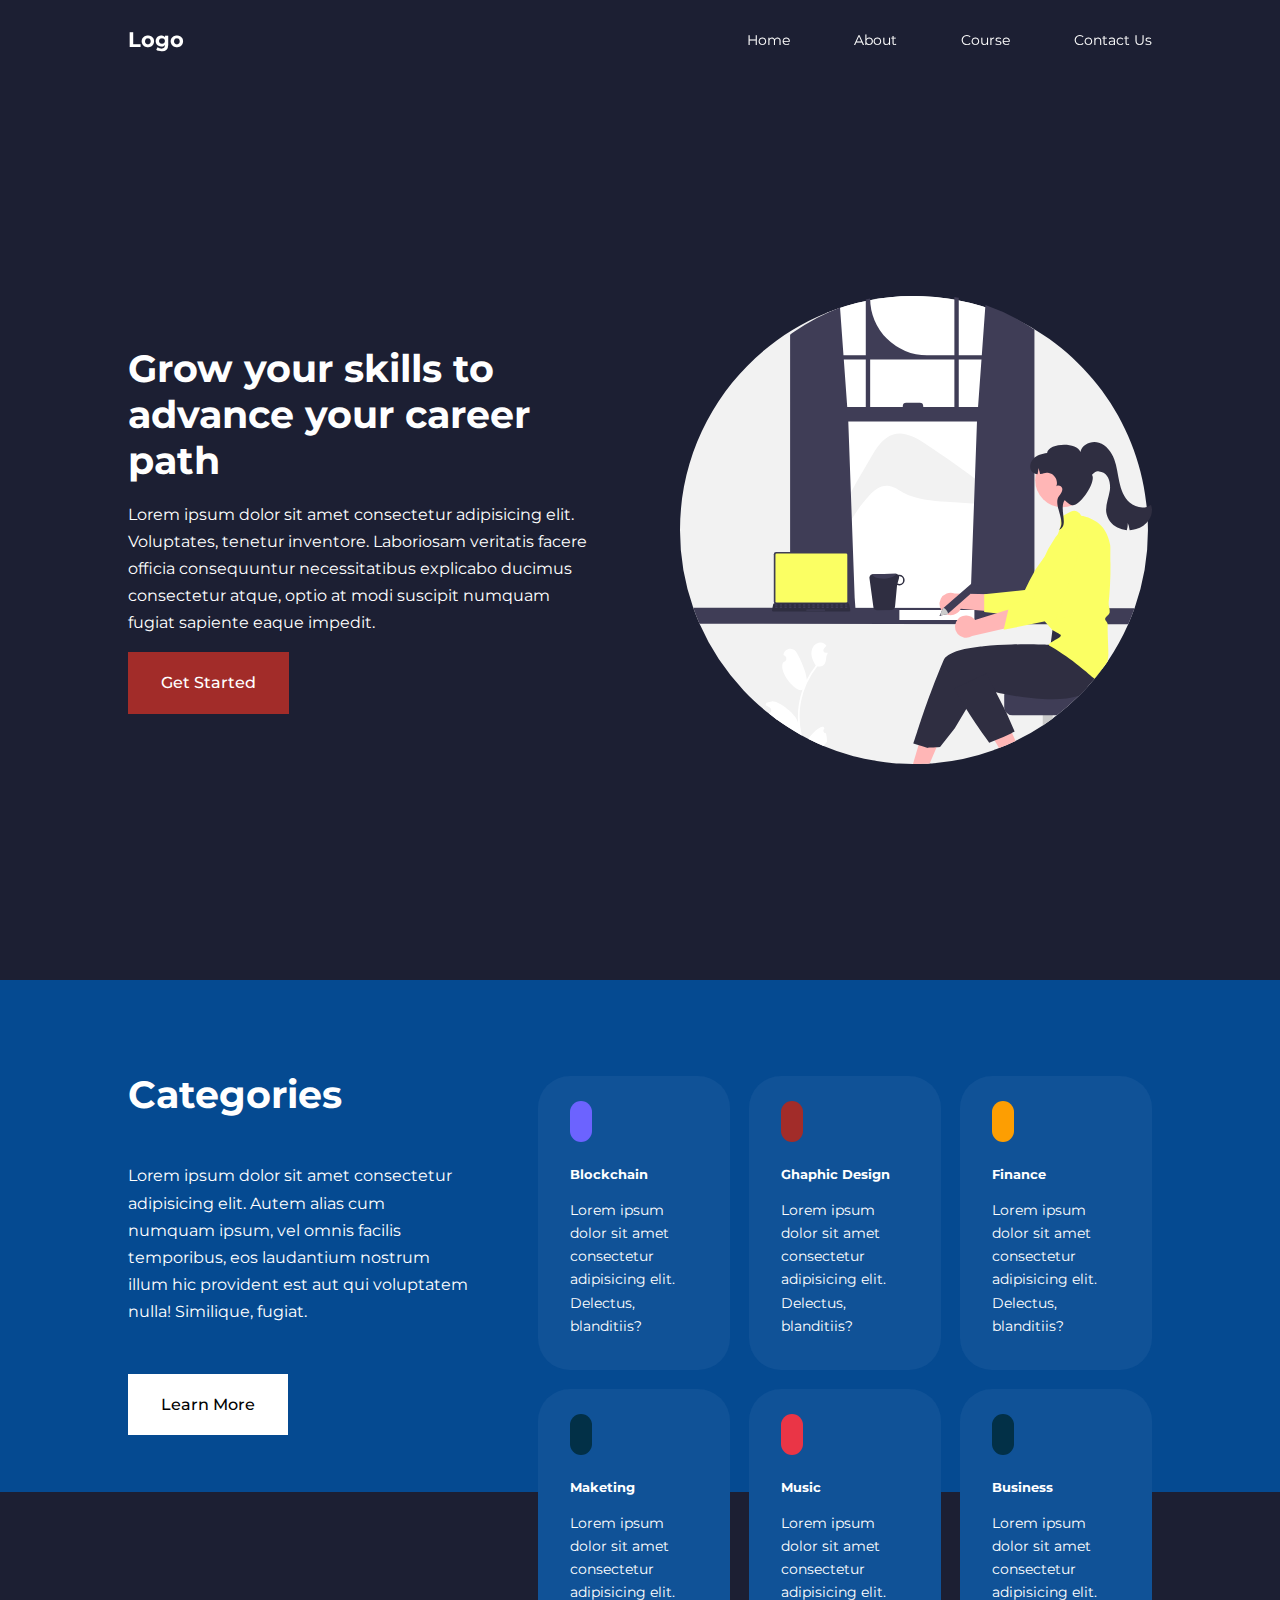
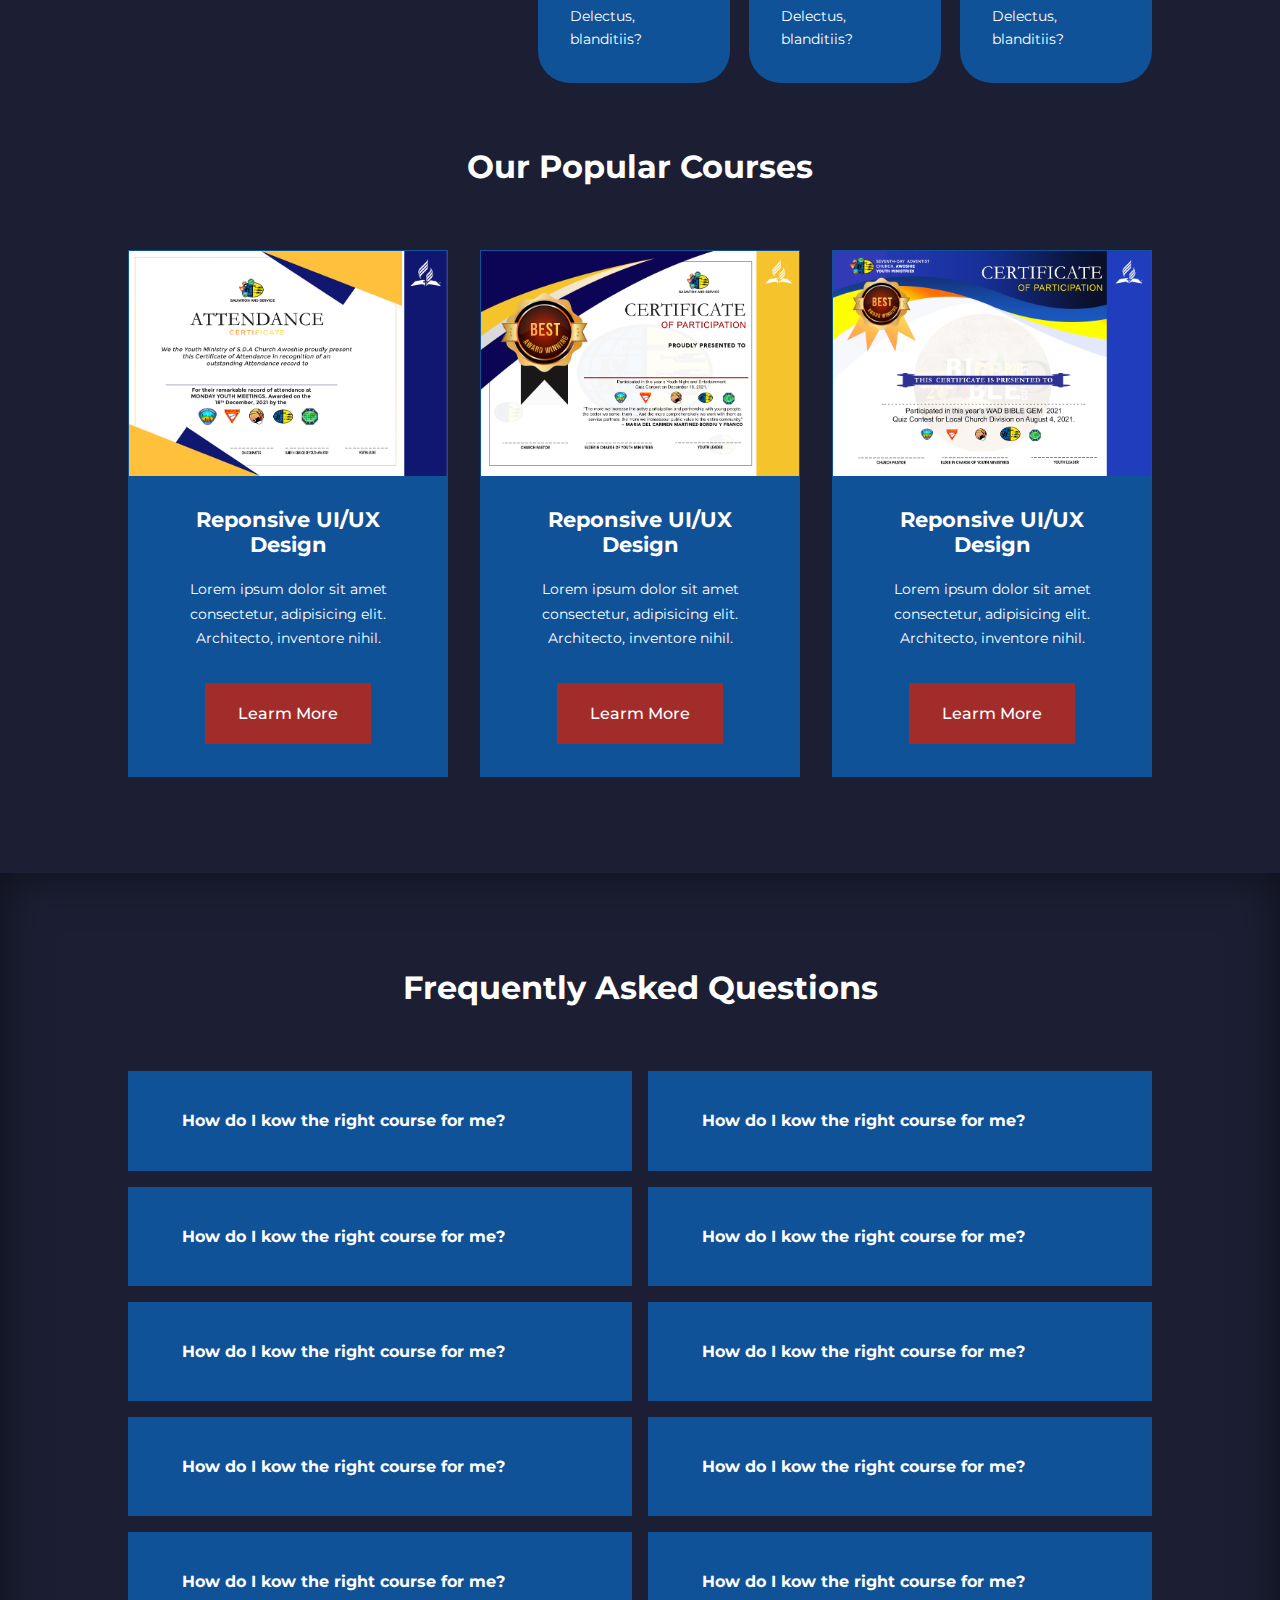
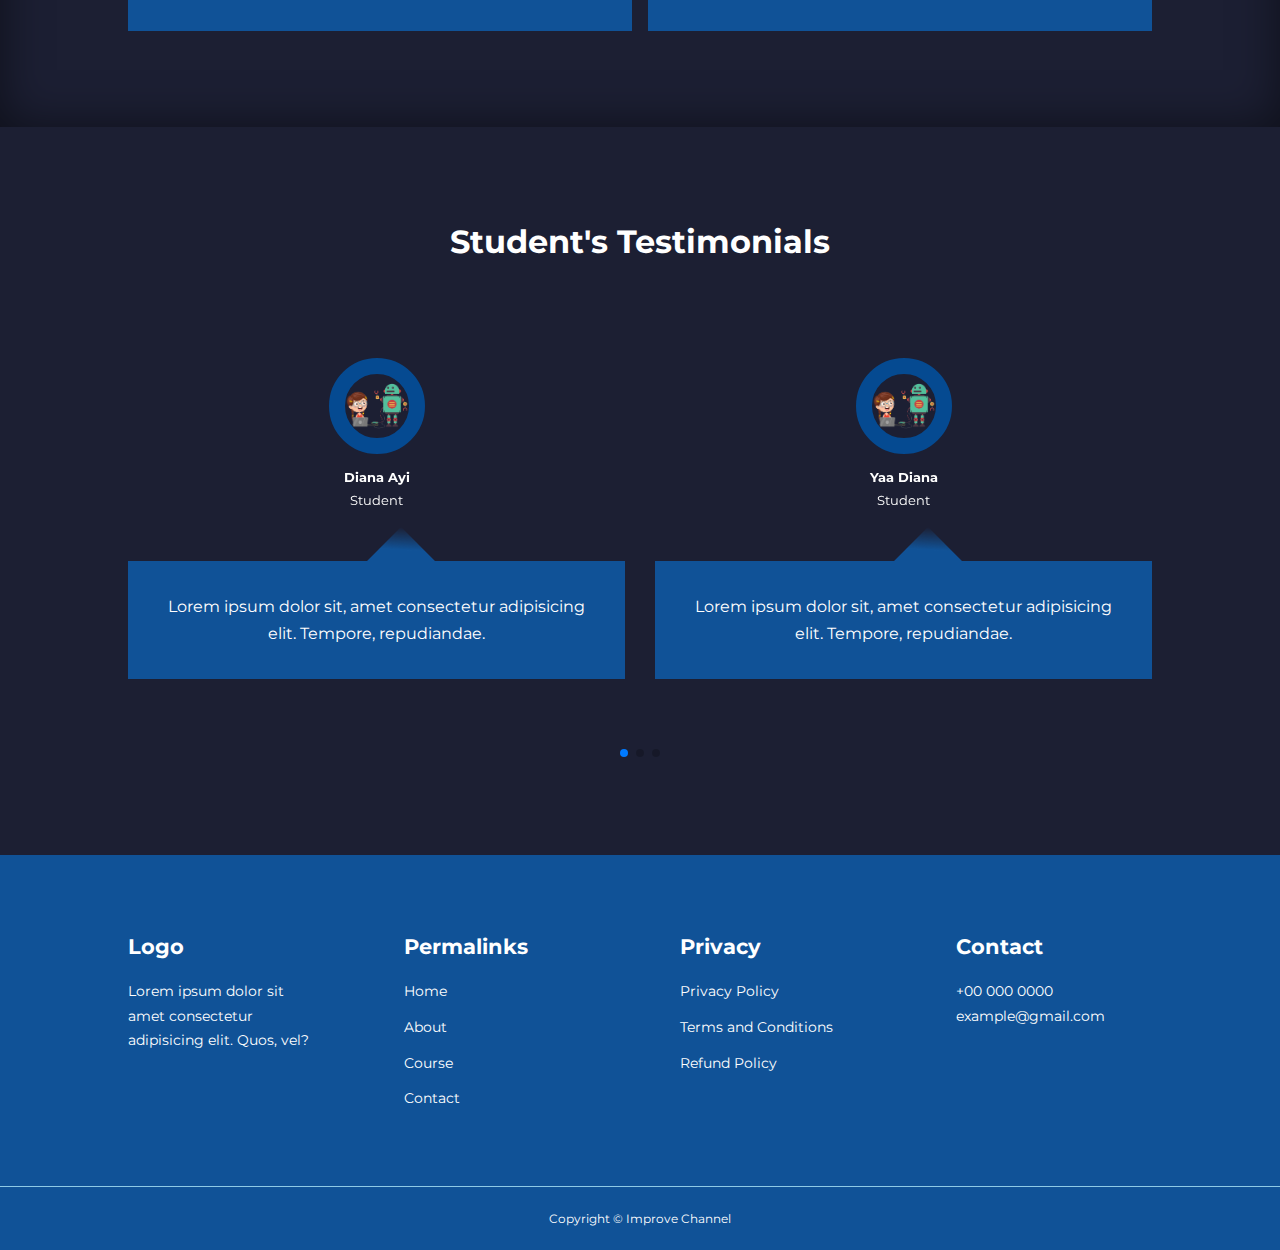
<file: index.html>
<!DOCTYPE html>
<html lang="en">
  <head>
    <meta charset="UTF-8" />
    <meta http-equiv="X-UA-Compatible" content="IE=edge" />
    <meta name="viewport" content="width=device-width, initial-scale=1.0" />
    <title>Education</title>

    <!-- ICONSCOUT CDN -->
    <link
      rel="stylesheet"
      href="https://unicons.iconscout.com/release/v4.0.0/css/line.css"
    />

    <!-- GOOGLE FONTS (MONTSEART) -->
    <link rel="preconnect" href="https://fonts.googleapis.com" />
    <link rel="preconnect" href="https://fonts.gstatic.com" crossorigin />
    <link
      href="https://fonts.googleapis.com/css2?family=Montserrat:wght@300;400;500;600;700;800;900&display=swap"
      rel="stylesheet"
    />

    <!-- Swiper Js CDN -->
    <link
      rel="stylesheet"
      href="https://cdn.jsdelivr.net/npm/swiper@8/swiper-bundle.min.css"
    />

    <link rel="stylesheet" href="./css/style.css" />

    <script src="./javascript/main.js" defer></script>
  </head>
  <body>
    <!--============= Navgation Bar ================= -->
    <nav>
      <div class="container nav__container">
        <a href="index.html"><h4>Logo</h4></a>
        <ul class="nav__menu">
          <li><a href="index.html">Home</a></li>
          <li><a href="./pages/about.html">About</a></li>
          <li><a href="./pages/course.html">Course</a></li>
          <li><a href="./pages/contact.html">Contact Us</a></li>
        </ul>

        <!-- Mobile  -->
        <!-- Open -->
        <button id="open-menu-btn"><i class="uil uil-list-ui-alt"></i></button>
        <!-- Close -->
        <button id="close-menu-btn"><i class="uil uil-times"></i></button>
      </div>
    </nav>
    <!--============= End Of Navgation Bar ================= -->

    <!--================ Header =======================-->
    <header>
      <div class="container header__container">
        <div class="header__left">
          <h1>Grow your skills to advance your career path</h1>
          <p>
            Lorem ipsum dolor sit amet consectetur adipisicing elit. Voluptates,
            tenetur inventore. Laboriosam veritatis facere officia consequuntur
            necessitatibus explicabo ducimus consectetur atque, optio at modi
            suscipit numquam fugiat sapiente eaque impedit.
          </p>
          <a href="./pages/course.html" class="btn btn-primary">Get Started</a>
        </div>
        <div class="header__right">
          <div class="header__right-image">
            <img src="./image/header.svg" alt="" />
          </div>
        </div>
      </div>
    </header>
    <!--================ End of Header =======================-->

    <!--================  Categories =======================-->
    <section class="categories">
      <div class="container categories__container">
        <div class="categories__left">
          <h1>Categories</h1>
          <p>
            Lorem ipsum dolor sit amet consectetur adipisicing elit. Autem alias
            cum numquam ipsum, vel omnis facilis temporibus, eos laudantium
            nostrum illum hic provident est aut qui voluptatem nulla! Similique,
            fugiat.
          </p>
          <a href="#" class="btn">Learn More</a>
        </div>

        <div class="categories__right">
          <article class="category">
            <span class="category__icon"><i class="uil uil-bitcoin"></i></span>
            <h5>Blockchain</h5>
            <p>
              Lorem ipsum dolor sit amet consectetur adipisicing elit. Delectus,
              blanditiis?
            </p>
          </article>

          <article class="category">
            <span class="category__icon"
              ><i class="uil uil-brush-alt"></i
            ></span>
            <h5>Ghaphic Design</h5>
            <p>
              Lorem ipsum dolor sit amet consectetur adipisicing elit. Delectus,
              blanditiis?
            </p>
          </article>

          <article class="category">
            <span class="category__icon"
              ><i class="uil uil-dollar-alt"></i
            ></span>
            <h5>Finance</h5>
            <p>
              Lorem ipsum dolor sit amet consectetur adipisicing elit. Delectus,
              blanditiis?
            </p>
          </article>

          <article class="category">
            <span class="category__icon"><i class="uil uil-bitcoin"></i></span>
            <h5>Maketing</h5>
            <p>
              Lorem ipsum dolor sit amet consectetur adipisicing elit. Delectus,
              blanditiis?
            </p>
          </article>

          <article class="category">
            <span class="category__icon"><i class="uil uil-bitcoin"></i></span>
            <h5>Music</h5>
            <p>
              Lorem ipsum dolor sit amet consectetur adipisicing elit. Delectus,
              blanditiis?
            </p>
          </article>

          <article class="category">
            <span class="category__icon"><i class="uil uil-bitcoin"></i></span>
            <h5>Business</h5>
            <p>
              Lorem ipsum dolor sit amet consectetur adipisicing elit. Delectus,
              blanditiis?
            </p>
          </article>
        </div>
      </div>
    </section>
    <!--================ End of Categories =======================-->

    <!--================ Courses =======================-->

    <section class="courses">
      <h2>Our Popular Courses</h2>
      <div class="container course__container">
        <article class="course">
          <div class="course__image">
            <img src="./image/courses/course1.jpg" alt="" />
          </div>
          <div class="course__info">
            <h4>Reponsive UI/UX Design</h4>
            <p>
              Lorem ipsum dolor sit amet consectetur, adipisicing elit.
              Architecto, inventore nihil.
            </p>
            <a href="#" class="btn btn-primary"> Learm More</a>
          </div>
        </article>

        <article class="course">
          <div class="course__image">
            <img src="./image/courses/course2.jpg" alt="" />
          </div>
          <div class="course__info">
            <h4>Reponsive UI/UX Design</h4>
            <p>
              Lorem ipsum dolor sit amet consectetur, adipisicing elit.
              Architecto, inventore nihil.
            </p>
            <a href="#" class="btn btn-primary"> Learm More</a>
          </div>
        </article>

        <article class="course">
          <div class="course__image">
            <img src="./image/courses/course3.jpg" alt="" />
          </div>
          <div class="course__info">
            <h4>Reponsive UI/UX Design</h4>
            <p>
              Lorem ipsum dolor sit amet consectetur, adipisicing elit.
              Architecto, inventore nihil.
            </p>
            <a href="#" class="btn btn-primary"> Learm More</a>
          </div>
        </article>
      </div>
    </section>
    <!--================End ofCourses =======================-->

    <!--================FAQS =======================-->

    <section class="faqs">
      <h2>Frequently Asked Questions</h2>
      <div class="container faqs__container">
        <article class="faq">
          <div class="faq__icon"><i class="uil uil-plus-circle"></i></div>
          <div class="question__answer">
            <h4>How do I kow the right course for me?</h4>
            <p>
              Lorem ipsum dolor, sit amet consectetur adipisicing elit. Sint,
              sit.
            </p>
          </div>
        </article>

        <article class="faq">
          <div class="faq__icon"><i class="uil uil-plus-circle"></i></div>
          <div class="question__answer">
            <h4>How do I kow the right course for me?</h4>
            <p>
              Lorem ipsum dolor, sit amet consectetur adipisicing elit. Sint,
              sit.
            </p>
          </div>
        </article>

        <article class="faq">
          <div class="faq__icon"><i class="uil uil-plus-circle"></i></div>
          <div class="question__answer">
            <h4>How do I kow the right course for me?</h4>
            <p>
              Lorem ipsum dolor, sit amet consectetur adipisicing elit. Sint,
              sit.
            </p>
          </div>
        </article>

        <article class="faq">
          <div class="faq__icon"><i class="uil uil-plus-circle"></i></div>
          <div class="question__answer">
            <h4>How do I kow the right course for me?</h4>
            <p>
              Lorem ipsum dolor, sit amet consectetur adipisicing elit. Sint,
              sit.
            </p>
          </div>
        </article>

        <article class="faq">
          <div class="faq__icon"><i class="uil uil-plus-circle"></i></div>
          <div class="question__answer">
            <h4>How do I kow the right course for me?</h4>
            <p>
              Lorem ipsum dolor, sit amet consectetur adipisicing elit. Sint,
              sit.
            </p>
          </div>
        </article>

        <article class="faq">
          <div class="faq__icon"><i class="uil uil-plus-circle"></i></div>
          <div class="question__answer">
            <h4>How do I kow the right course for me?</h4>
            <p>
              Lorem ipsum dolor, sit amet consectetur adipisicing elit. Sint,
              sit.
            </p>
          </div>
        </article>

        <article class="faq">
          <div class="faq__icon"><i class="uil uil-plus-circle"></i></div>
          <div class="question__answer">
            <h4>How do I kow the right course for me?</h4>
            <p>
              Lorem ipsum dolor, sit amet consectetur adipisicing elit. Sint,
              sit.
            </p>
          </div>
        </article>

        <article class="faq">
          <div class="faq__icon"><i class="uil uil-plus-circle"></i></div>
          <div class="question__answer">
            <h4>How do I kow the right course for me?</h4>
            <p>
              Lorem ipsum dolor, sit amet consectetur adipisicing elit. Sint,
              sit.
            </p>
          </div>
        </article>

        <article class="faq">
          <div class="faq__icon"><i class="uil uil-plus-circle"></i></div>
          <div class="question__answer">
            <h4>How do I kow the right course for me?</h4>
            <p>
              Lorem ipsum dolor, sit amet consectetur adipisicing elit. Sint,
              sit.
            </p>
          </div>
        </article>

        <article class="faq">
          <div class="faq__icon"><i class="uil uil-plus-circle"></i></div>
          <div class="question__answer">
            <h4>How do I kow the right course for me?</h4>
            <p>
              Lorem ipsum dolor, sit amet consectetur adipisicing elit. Sint,
              sit.
            </p>
          </div>
        </article>

        <!--================End of FAQs =======================-->
      </div>
    </section>

    <!--================Testimonal =======================-->
    <section class="container testimonals__container mySwiper">
      <h2>Student's Testimonials</h2>
      <div class="swiper-wrapper">
        <article class="testimonal swiper-slide">
          <div class="avatar">
            <img src="./image/testimonal/LSIS.png" alt="" class="src" />
          </div>
          <div class="testimonal__info">
            <h5>Diana Ayi</h5>
            <small>Student</small>
            <div class="testimonal__body">
              <p>
                Lorem ipsum dolor sit, amet consectetur adipisicing elit.
                Tempore, repudiandae.
              </p>
            </div>
          </div>
        </article>

        <article class="testimonal swiper-slide">
          <div class="avatar">
            <img src="./image/testimonal/LSIS.png" alt="" class="src" />
          </div>
          <div class="testimonal__info">
            <h5>Yaa Diana</h5>
            <small>Student</small>
            <div class="testimonal__body">
              <p>
                Lorem ipsum dolor sit, amet consectetur adipisicing elit.
                Tempore, repudiandae.
              </p>
            </div>
          </div>
        </article>

        <article class="testimonal swiper-slide">
          <div class="avatar">
            <img src="./image/testimonal/LSIS.png" alt="" class="src" />
          </div>
          <div class="testimonal__info">
            <h5>Afia Diana Ayi</h5>
            <small>Student</small>
            <div class="testimonal__body">
              <p>
                Lorem ipsum dolor sit, amet consectetur adipisicing elit.
                Tempore, repudiandae.
              </p>
            </div>
          </div>
        </article>

        <article class="testimonal swiper-slide">
          <div class="avatar">
            <img src="./image/testimonal/LSIS.png" alt="" class="src" />
          </div>
          <div class="testimonal__info">
            <h5>Yaw Diana Ayi</h5>
            <small>Student</small>
            <div class="testimonal__body">
              <p>
                Lorem ipsum dolor sit, amet consectetur adipisicing elit.
                Tempore, repudiandae.
              </p>
            </div>
          </div>
        </article>
      </div>
      <div class="swiper-pagination"></div>
    </section>
    <!--================End of Testimonal =======================-->

    <footer >
      <div class="container footer__container">
        <div class="footer__1">
          <a href="index.html" class="footer__logo"><h4>Logo</h4></a>
          <p>
            Lorem ipsum dolor sit amet consectetur adipisicing elit. Quos, vel?
          </p>
        </div>

        <div class="footer__2">
          <h4>Permalinks</h4>
          <ul class="permalinks">
            <li><a href="index.html">Home</a></li>
            <li><a href="./pages/about.html">About</a></li>
            <li><a href="./pages/course.html">Course</a></li>
            <li><a href="./pages/contact.html">Contact</a></li>
          </ul>
        </div>

        <div class="footer__3">
          <h4>Privacy</h4>
          <ul class="privacy">
            <li><a href="#">Privacy Policy</a></li>
            <li><a href="#">Terms and Conditions</a></li>
            <li><a href="#">Refund Policy</a></li>
          </ul>
        </div>

        <div class="footer__4">
          <h4>Contact</h4>
          <div>
            <p>+00 000 0000</p>
            <p>example@gmail.com</p>
          </div>

          <ul class="footer__socials">
            <li>
              <a href="#"><i class="uil uil-facebook-f"></i></a>
            </li>
            <li>
              <a href="#"><i class="uil uil-instagram-alt"></i></a>
            </li>
            <li>
              <a href="#"><i class="uil uil-twitter"></i></a>
            </li>
            <li>
              <a href="#"><i class="uil uil-linkedin-alt"></i></a>
            </li>
          </ul>
        </div>
        </div>
        <div class="footer__copyright">
          <small>Copyright &copy; Improve Channel </small>
        </div>  
    </footer>
   
  </div>

    <script src="https://cdn.jsdelivr.net/npm/swiper@8/swiper-bundle.min.js"></script>
    <!-- Initialize Swiper -->
    <script>
      var swiper = new Swiper(".mySwiper", {
        slidesPerView: 1,
        spaceBetween: 30,
        pagination: {
          el: ".swiper-pagination",
          clickable: true,
        },
        // when windows is >=600
        breakpoints: {
          600: {
            slidesPerView: 2,
          },
        },
      });
    </script>
  </body>
</html>
</file>
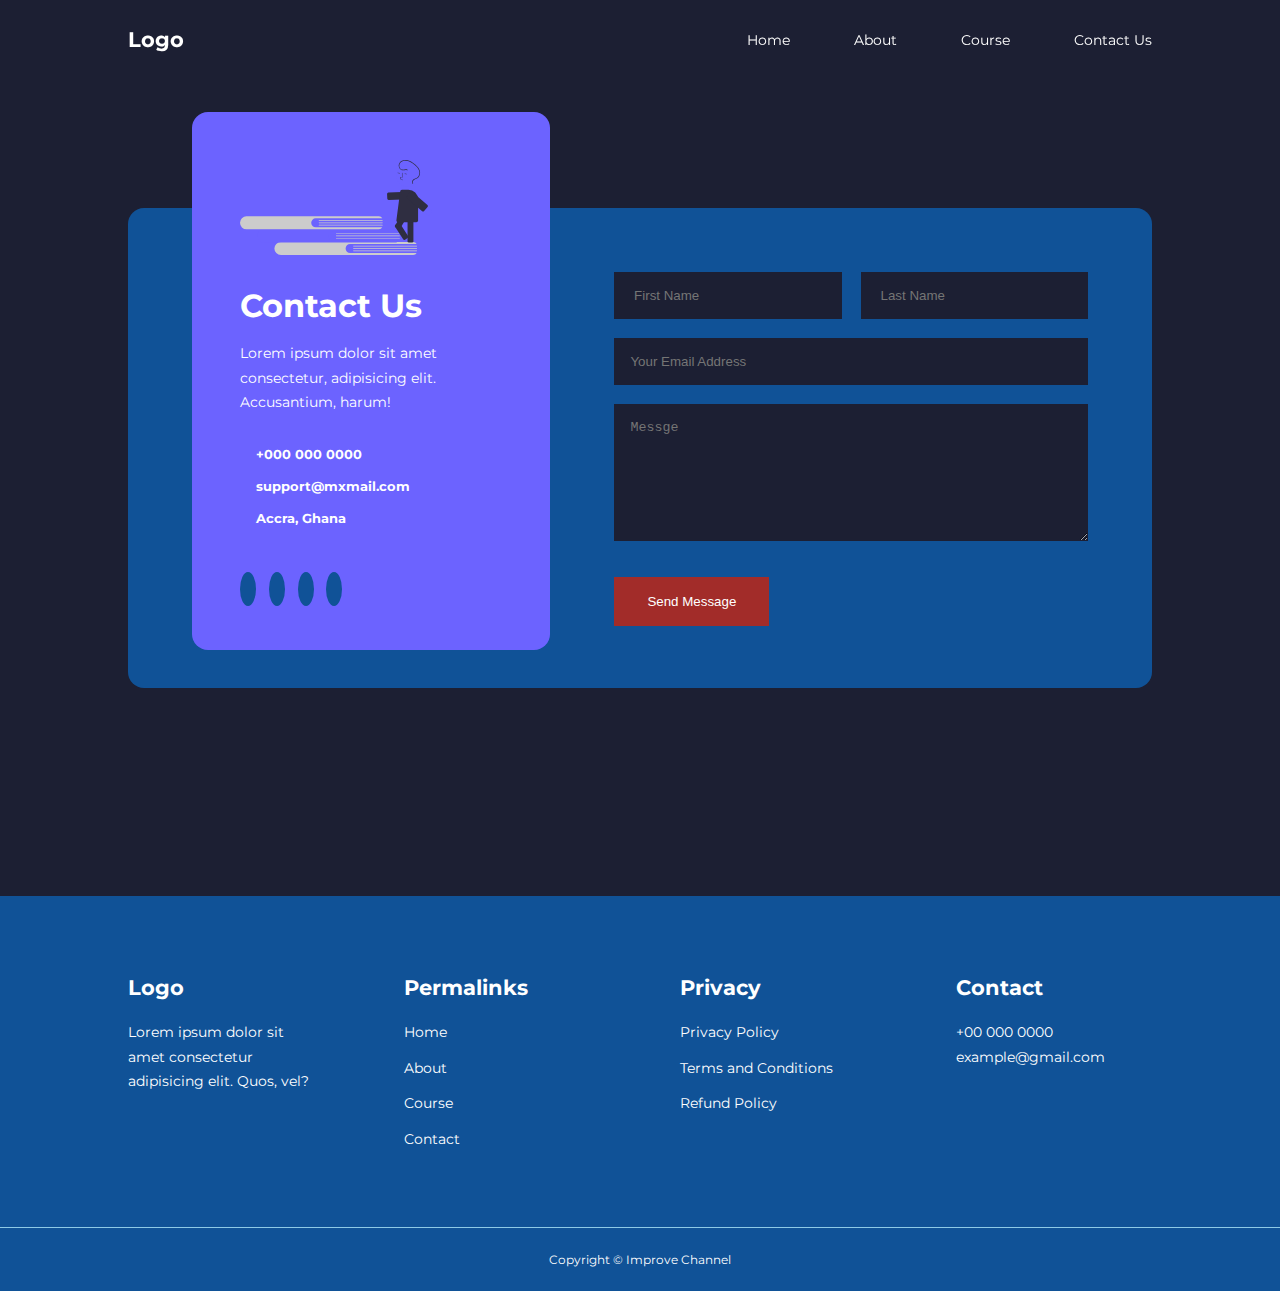
<file: pages/contact.html>
<!DOCTYPE html>
<html lang="en">
  <head>
    <meta charset="UTF-8" />
    <meta http-equiv="X-UA-Compatible" content="IE=edge" />
    <meta name="viewport" content="width=device-width, initial-scale=1.0" />
    <title>Education</title>

    <!-- ICONSCOUT CDN -->
    <link
      rel="stylesheet"
      href="https://unicons.iconscout.com/release/v4.0.0/css/line.css"
    />

    <!-- GOOGLE FONTS (MONTSEART) -->
    <link rel="preconnect" href="https://fonts.googleapis.com" />
    <link rel="preconnect" href="https://fonts.gstatic.com" crossorigin />
    <link
      href="https://fonts.googleapis.com/css2?family=Montserrat:wght@300;400;500;600;700;800;900&display=swap"
      rel="stylesheet"
    />

    <!-- Swiper Js CDN -->
    <link
      rel="stylesheet"
      href="https://cdn.jsdelivr.net/npm/swiper@8/swiper-bundle.min.css"
    />

    <link rel="stylesheet" href="../css/style.css" />
    <link rel="stylesheet" href="../css/contact.css" />

    <script src="../javascript/main.js" defer></script>
  </head>
  <body>
    <!--============= Navgation Bar ================= -->
    <nav>
      <div class="container nav__container">
        <a href="../index.html"><h4>Logo</h4></a>
        <ul class="nav__menu">
          <li><a href="../index.html">Home</a></li>
          <li><a href="./about.html">About</a></li>
          <li><a href="./course.html">Course</a></li>
          <li><a href=".contact.html">Contact Us</a></li>
        </ul>

        <!-- Mobile  -->
        <!-- Open -->
        <button id="open-menu-btn"><i class="uil uil-list-ui-alt"></i></button>
        <!-- Close -->
        <button id="close-menu-btn"><i class="uil uil-times"></i></button>
      </div>
    </nav>
    <!--============= End Of Navgation Bar ================= -->

    <section class="contact">
      <div class="container contact__container">
        <aside class="contact__aside">
          <div class="aside__image">
            <img src="../image/about.svg" alt="Change" />
          </div>
          <h2>Contact Us</h2>
          <p>
            Lorem ipsum dolor sit amet consectetur, adipisicing elit.
            Accusantium, harum!
          </p>
          <ul class="contact__details">
            <li>
              <i class="uil uil-phone-times"></i>
              <h5>+000 000 0000</h5>
            </li>
            <li>
              <i class="uil uil-envelope"></i>
              <h5>support@mxmail.com</h5>
            </li>
            <li>
              <i class="uil uil-location-point"></i>
              <h5>Accra, Ghana</h5>
            </li>
          </ul>
          <ul class="contact__socials">
            <li>
              <a href="https://facebook.com" target="_blank"
                ><i class="uil uil-facebook-f"></i
              ></a>
            </li>
            <li>
              <a href="https://instagram.com" target="_blank"
                ><i class="uil uil-instagram-alt"></i
              ></a>
            </li>
            <li>
              <a href="https://linkedin.com" target="_blank"
                ><i class="uil uil-linkedin-alt"></i
              ></a>
            </li>
            <li>
              <a href="https://twitter.com" target="_blank"
                ><i class="uil uil-twitter"></i
              ></a>
            </li>
          </ul>
        </aside>

        <form action="https://formspree.io/f/mknejgpo" method="POST" class="contact__form">
          <div class="form__name">
            <input
              type="text"
              name="First Name"
              placeholder=" First Name"
              required
            />
            <input
              type="text"
              name="Last Name"
              placeholder=" Last Name"
              required
            />
          </div>
          <input
            type="email"
            name="Email Address"
            placeholder="Your Email Address"
            required
          />
          <textarea name="Message" placeholder="Messge" rows="7"></textarea>
          <button type="submit" class="btn btn-primary">Send Message</button>
        </form>
      </div>
    </section>

    <!--============= Footer ================= -->
    <footer>
      <div class="container footer__container">
        <div class="footer__1">
          <a href="index.html" class="footer__logo"><h4>Logo</h4></a>
          <p>
            Lorem ipsum dolor sit amet consectetur adipisicing elit. Quos, vel?
          </p>
        </div>

        <div class="footer__2">
          <h4>Permalinks</h4>
          <ul class="permalinks">
            <li><a href="index.html">Home</a></li>
            <li><a href="./pages/about.html">About</a></li>
            <li><a href="./pages/course.html">Course</a></li>
            <li><a href="./pages/contact.html">Contact</a></li>
          </ul>
        </div>

        <div class="footer__3">
          <h4>Privacy</h4>
          <ul class="privacy">
            <li><a href="#">Privacy Policy</a></li>
            <li><a href="#">Terms and Conditions</a></li>
            <li><a href="#">Refund Policy</a></li>
          </ul>
        </div>

        <div class="footer__4">
          <h4>Contact</h4>
          <div>
            <p>+00 000 0000</p>
            <p>example@gmail.com</p>
          </div>

          <ul class="footer__socials">
            <li>
              <a href="#"><i class="uil uil-facebook-f"></i></a>
            </li>
            <li>
              <a href="#"><i class="uil uil-instagram-alt"></i></a>
            </li>
            <li>
              <a href="#"><i class="uil uil-twitter"></i></a>
            </li>
            <li>
              <a href="#"><i class="uil uil-linkedin-alt"></i></a>
            </li>
          </ul>
        </div>
      </div>
      <div class="footer__copyright">
        <small>Copyright &copy; Improve Channel </small>
      </div>
    </footer>
  </body>
</html>
</file>
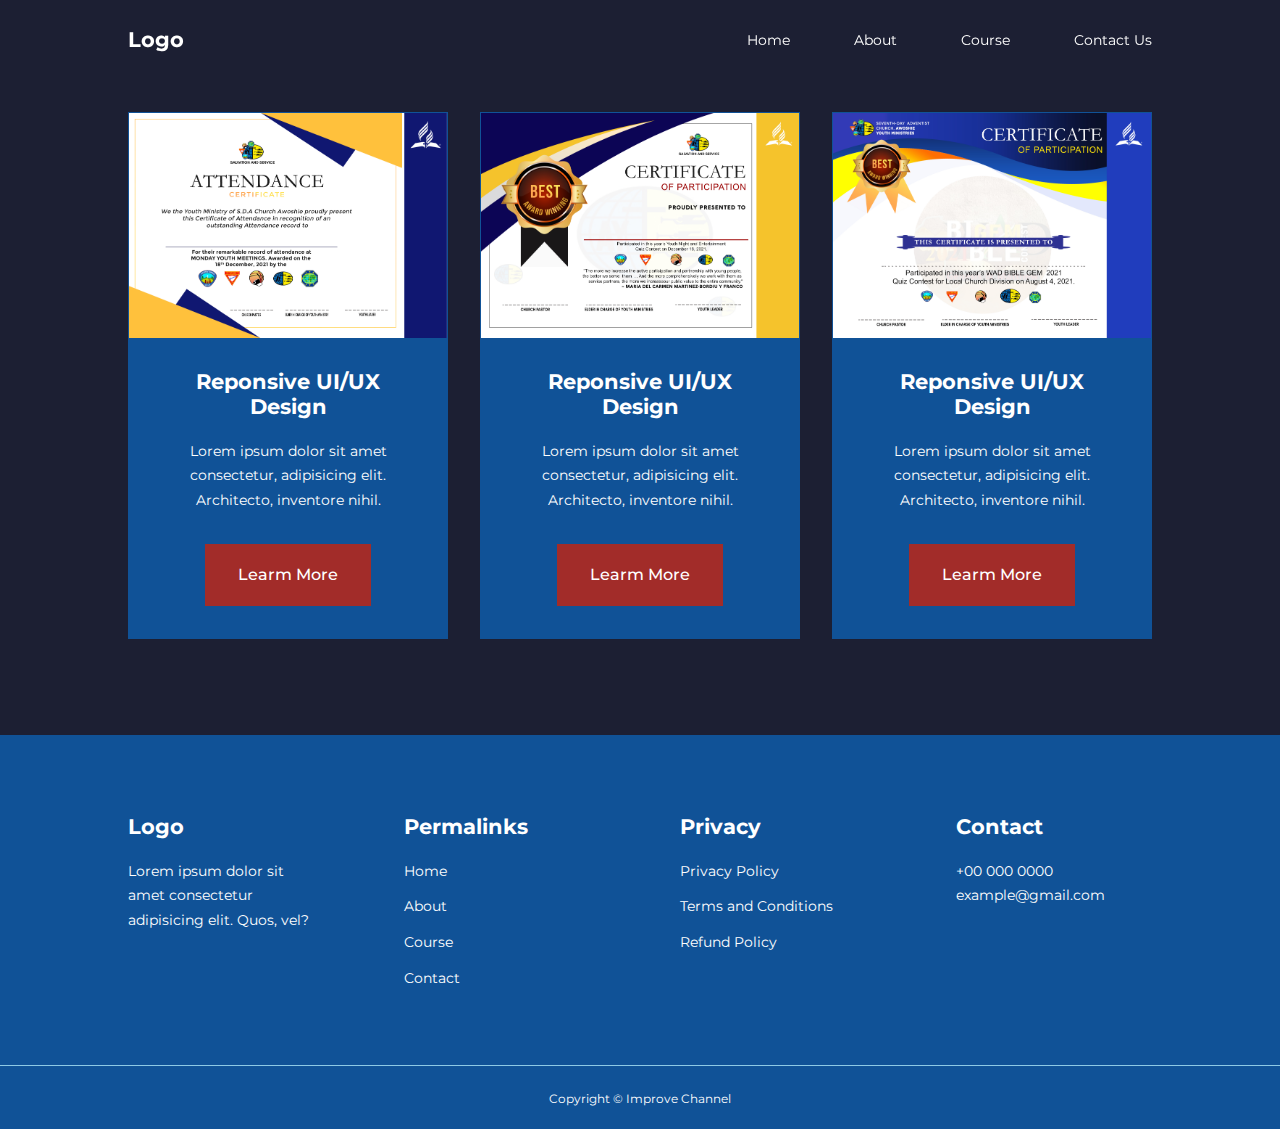
<file: pages/course.html>
<!DOCTYPE html>
<html lang="en">
  <head>
    <meta charset="UTF-8" />
    <meta http-equiv="X-UA-Compatible" content="IE=edge" />
    <meta name="viewport" content="width=device-width, initial-scale=1.0" />
    <title>Education</title>

    <!-- ICONSCOUT CDN -->
    <link
      rel="stylesheet"
      href="https://unicons.iconscout.com/release/v4.0.0/css/line.css"
    />

    <!-- GOOGLE FONTS (MONTSEART) -->
    <link rel="preconnect" href="https://fonts.googleapis.com" />
    <link rel="preconnect" href="https://fonts.gstatic.com" crossorigin />
    <link
      href="https://fonts.googleapis.com/css2?family=Montserrat:wght@300;400;500;600;700;800;900&display=swap"
      rel="stylesheet"
    />

    <!-- Swiper Js CDN -->
    <link
      rel="stylesheet"
      href="https://cdn.jsdelivr.net/npm/swiper@8/swiper-bundle.min.css"
    />

    <link rel="stylesheet" href="../css/style.css" />

    <style>
      .courses {
        margin-top: 1rem;
      }
    </style>
    <script src="../javascript/main.js" defer></script>
  </head>

  <body>
    <!--============= Navgation Bar ================= -->
    <nav>
      <div class="container nav__container">
        <a href="../index.html"><h4>Logo</h4></a>
        <ul class="nav__menu">
          <li><a href="../index.html">Home</a></li>
          <li><a href="./about.html">About</a></li>
          <li><a href="./course.html">Course</a></li>
          <li><a href="./contact.html">Contact Us</a></li>
        </ul>

        <!-- Mobile  -->
        <!-- Open -->
        <button id="open-menu-btn"><i class="uil uil-list-ui-alt"></i></button>
        <!-- Close -->
        <button id="close-menu-btn"><i class="uil uil-times"></i></button>
      </div>
    </nav>
    <!--============= End Of Navgation Bar ================= -->

    <section class="courses">
      <div class="container course__container">
        <article class="course">
          <div class="course__image">
            <img src="../image/courses/course1.jpg" alt="" />
          </div>
          <div class="course__info">
            <h4>Reponsive UI/UX Design</h4>
            <p>
              Lorem ipsum dolor sit amet consectetur, adipisicing elit.
              Architecto, inventore nihil.
            </p>
            <a href="#" class="btn btn-primary"> Learm More</a>
          </div>
        </article>

        <article class="course">
          <div class="course__image">
            <img src="../image/courses/course2.jpg" alt="" />
          </div>
          <div class="course__info">
            <h4>Reponsive UI/UX Design</h4>
            <p>
              Lorem ipsum dolor sit amet consectetur, adipisicing elit.
              Architecto, inventore nihil.
            </p>
            <a href="#" class="btn btn-primary"> Learm More</a>
          </div>
        </article>

        <article class="course">
          <div class="course__image">
            <img src="../image/courses/course3.jpg" alt="" />
          </div>
          <div class="course__info">
            <h4>Reponsive UI/UX Design</h4>
            <p>
              Lorem ipsum dolor sit amet consectetur, adipisicing elit.
              Architecto, inventore nihil.
            </p>
            <a href="#" class="btn btn-primary"> Learm More</a>
          </div>
        </article>
      </div>
    </section>
    <!--================End ofCourses =======================-->

    <!--============= Footer ================= -->
    <footer>
      <div class="container footer__container">
        <div class="footer__1">
          <a href="index.html" class="footer__logo"><h4>Logo</h4></a>
          <p>
            Lorem ipsum dolor sit amet consectetur adipisicing elit. Quos, vel?
          </p>
        </div>

        <div class="footer__2">
          <h4>Permalinks</h4>
          <ul class="permalinks">
            <li><a href="index.html">Home</a></li>
            <li><a href="./pages/about.html">About</a></li>
            <li><a href="./pages/course.html">Course</a></li>
            <li><a href="./pages/contact.html">Contact</a></li>
          </ul>
        </div>

        <div class="footer__3">
          <h4>Privacy</h4>
          <ul class="privacy">
            <li><a href="#">Privacy Policy</a></li>
            <li><a href="#">Terms and Conditions</a></li>
            <li><a href="#">Refund Policy</a></li>
          </ul>
        </div>

        <div class="footer__4">
          <h4>Contact</h4>
          <div>
            <p>+00 000 0000</p>
            <p>example@gmail.com</p>
          </div>

          <ul class="footer__socials">
            <li>
              <a href="#"><i class="uil uil-facebook-f"></i></a>
            </li>
            <li>
              <a href="#"><i class="uil uil-instagram-alt"></i></a>
            </li>
            <li>
              <a href="#"><i class="uil uil-twitter"></i></a>
            </li>
            <li>
              <a href="#"><i class="uil uil-linkedin-alt"></i></a>
            </li>
          </ul>
        </div>
      </div>
      <div class="footer__copyright">
        <small>Copyright &copy; Improve Channel </small>
      </div>
    </footer>
  </body>
</html>
</file>
<file: css/style.css>
* {
  margin: 0;
  padding: 0;
  border: 0;
  outline: 0;
  text-decoration: none;
  list-style: none;
  box-sizing: border-box;
}

:root {
  --color-primary: #6c63ff;
  --color-screen: #023047;
  --color-wraning: #fd9e02;
  --color-danger: #a22c29;
  --color-danger-variant: #ea3546;
  --color-white: #fff;
  --color-light: #8ecae6;
  --color-black: #020202;
  --color-bg: #054a91;
  --color-bg1: #1c1f33;
  --color-bg2: #105297;

  --container-width-lg: 80%;
  --container-width-md: 90%;
  --container-width-sm: 94%;

  --transition: all 480ms ease;
}

body {
  font-family: "Montserrat", sans-serif;
  line-height: 1.7;
  color: var(--color-white);
  background: var(--color-bg1);
}

/* General Att */
.container {
  width: var(--container-width-lg);
  margin: 0 auto;
}

section {
  padding: 6rem 0;
}

section h2 {
  text-align: center;
  margin-bottom: 4rem;
}

h1,
h2,
h3,
h4,
h5 {
  line-height: 1.2;
}

h1 {
  font-size: 2.4rem;
}

h2 {
  font-size: 2rem;
}

h3 {
  font-size: 1.6em;
}

h4 {
  font-size: 1.3rem;
}

a {
  color: var(--color-white);
}

img {
  width: 100%;

  display: block;
  object-fit: cover;
}

.btn {
  display: inline-block;
  background: var(--color-white);
  color: var(--color-black);
  padding: 1rem 2rem;
  border: 1px solid transparent;
  font-weight: 500;
  transition: var(--transition);
}

.btn:hover {
  background: transparent;
  color: var(--color-white);
  border-color: var(--color-white);
}

.btn-primary {
  background: var(--color-danger);
  color: var(--color-white);
}

/* ====================== NAVBAR ==================== */
nav {
  background: transparent;
  width: 100vw;
  height: 5rem;
  position: fixed;
  top: 0;
  z-index: 11;
}

/* Charge navbar on scroll using javascript */
.window-scroll {
  background: var(--color-primary);
  box-shadow: 0 1rem 2rem rgba(0, 0, 0, 0.2);
}

.nav__container {
  height: 100%;
  display: flex;
  justify-content: space-between;
  align-items: center;
}

nav button {
  display: none;
}

.nav__menu {
  display: flex;
  align-items: center;
  gap: 4rem;
}

.nav__menu a {
  font-size: 0.9rem;
  transition: var(--transition);
}

.nav__menu a:hover {
  color: var(--color-bg);
}

/* ====================== HEADER ==================== */
header {
  position: relative;
  top: 5rem;
  overflow: hidden;
  height: 100vh;
  margin-bottom: 5rem;
}

.header__container {
  display: grid;
  grid-template-columns: 1fr 1fr;
  align-items: center;
  gap: 5rem;
  height: 100%;
}

.header__left p {
  margin: 1rem 0 1rem;
}
/* ====================== END OF HEADER ==================== */

/* ====================== CATEGORIES ==================== */
.categories {
  background: var(--color-bg);
  height: 32rem;
}

.categories h1 {
  line-height: 1;
  margin-bottom: 3rem;
}

.categories__container {
  display: grid;
  grid-template-columns: 40% 60%;
  /* gap: 4rem; */
}

.categories__left {
  margin-right: 4rem;
}

.categories__left p {
  margin: 1rem 0 3rem;
}

.categories__right {
  display: grid;
  grid-template-columns: repeat(3, 1fr);
  gap: 1.2rem;
}

.category {
  background: var(--color-bg2);
  padding: 2rem;
  border-radius: 2rem;
  transition: var(--transition);
}

.category:hover {
  box-shadow: 0 3rem 3rem rgba(0, 0, 0, 0.3);
  z-index: 1;
}

.category:nth-child(2) .category__icon {
  background: var(--color-danger);
}

.category:nth-child(3) .category__icon {
  background: var(--color-wraning);
}
.category:nth-child(4) .category__icon {
  background: var(--color-screen);
}
.category:nth-child(5) .category__icon {
  background: var(--color-danger-variant);
}

.category:nth-child(6) .category__icon {
  background: var(--color-screen);
}
.category__icon {
  background: var(--color-primary);
  padding: 0.7rem;
  border-radius: 0.9rem;
}

.category h5 {
  margin: 2rem 0 1rem;
}

.category p {
  font-size: 0.85rem;
}

/* ====================== POPULAR COURSE ==================== */
.courses {
  margin-top: 10rem;
}

.course__container {
  display: grid;
  grid-template-columns: repeat(3, 1fr);
  gap: 2rem;
}

.course {
  background: var(--color-bg2);
  text-align: center;
  border: 1px solid transparent;
  transition: var(--transition);
}

.course:hover {
  background: transparent;
  border-color: var(--color-primary);
}

.course__info {
  padding: 2rem;
}

.course__info p {
  margin: 1.2rem 0 2rem;
  font-size: 0.9rem;
}

.faqs {
  background: var(--color-bg3);
  box-shadow: inset 0 0 3rem rgba(0, 0, 0, 0.5);
}
.faqs__container {
  display: grid;
  grid-template-columns: 1fr 1fr;
  gap: 1rem;
}

.faq {
  padding: 2rem;
  display: flex;
  align-items: center;
  gap: 1.4rem;
  height: fit-content;
  background: var(--color-bg2);
  cursor: pointer;
}

.faq h4 {
  font-size: 1rem;
  line-height: 2.2;
}

.faq__icon {
  align-self: flex-start;
  font-size: 1.2rem;
}

.faq p {
  margin: 0.8rem;
  display: none;
}

.faq.open p {
  display: block;
}

/* ====================== TESTIMONAL ==================== */
.testimonals__container {
  overflow-x: hidden;
  position: relative;
  margin-bottom: 5rem;
}

.testimonal {
  padding-top: 2rem;
}

.avatar {
  width: 6rem;
  height: 6rem;
  border-radius: 50%;
  overflow: hidden;
  margin: 0 auto 1rem;
  border: 1rem solid var(--color-bg);
}

.testimonal__info {
  text-align: center;
}

.testimonal__body {
  background: var(--color-bg2);
  padding: 2rem;
  margin-top: 3rem;
  position: relative;
}

.testimonal__body::before {
  content: "";
  display: block;
  background: linear-gradient(
    138deg,
    transparent,
    var(--color-bg2),
    var(--color-bg2),
    var(--color-bg2)
  );
  width: 3rem;
  height: 3rem;
  position: absolute;
  left: 50%;
  top: -1.5rem;
  transform: rotate(45deg);
}

/* ====================== FOOTER ==================== */
footer {
  background: var(--color-bg2);
  padding-top: 5rem;
  font-size: 0.9rem;
}

.footer__container {
  display: grid;
  grid-template-columns: repeat(4, 1fr);
  gap: 5rem;
}

.footer__container > div h4 {
  margin-bottom: 1.2rem;
}

.footer__1 p {
  margin: 0 0 2rem;
}

footer ul li {
  margin-bottom: 0.7rem;
}

footer ul li:hover {
  text-decoration: underline;
}

.footer__socials {
  display: flex;
  gap: 1rem;
  font-size: 1.2rem;
  margin-top: 2rem;
}

.footer__copyright {
  text-align: center;
  margin-top: 4rem;
  padding: 1.2rem 0;
  border-top: 1px solid var(--color-light);
}

/* ============================MEDIA QUERIES(TABLETS) =============== */
@media screen and (max-width: 1024px) {
  .container {
    width: var(--container-width-md);
  }

  h1 {
    font-size: 2rem;
  }
  h2 {
    font-size: 1.7rem;
  }
  h3 {
    font-size: 1.4rem;
  }
  h4 {
    font-size: 1.2rem;
  }

  /* ======== NAVBAR ====== */
  nav button {
    display: inline-block;
    background: transparent;
    font-size: 1.8rem;
    color: var(--color-white);
    cursor: pointer;
  }
  nav button#close-menu-btn {
    display: none;
  }

  .nav__menu {
    position: fixed;
    top: 5rem;
    right: 5%;
    height: fit-content;
    width: 18rem;
    flex-direction: column;
    gap: 0;
    display: none;
  }

  .nav__menu li {
    width: 100%;
    height: 5.8rem;
    animation: animateNavItems 400ms linear forwards;
    transform-origin: top right;
    opacity: 0;
  }

  .nav__menu li:nth-child(2) {
    animation-delay: 200ms;
  }

  .nav__menu li:nth-child(3) {
    animation-delay: 400ms;
  }

  .nav__menu li:nth-child(4) {
    animation-delay: 600ms;
  }

  @keyframes animateNavItems {
    0% {
      transform: rotateZ(-90deg);
    }
    100% {
      transform: rotateZ(0);
      opacity: 1;
    }
  }
  .nav__menu li a {
    background: var(--color-primary);
    box-shadow: -4rem 6rem 10rem rgba(0, 0, 0, 0.6);
    width: 100%;
    height: 100%;
    display: grid;
    place-items: center;
  }

  .nav__menu li a:hover {
    background: var(--color-bg);
    color: var(--color-white);
  }

  /* ======== HEADER ====== */
  header {
    height: 70vh;
    margin-bottom: 4rem;
  }

  .header__container {
    gap: 0;
    padding-bottom: 3rem;
  }
  /* ======== CATEGROIES ====== */
  .categories {
    height: auto;
  }

  .categories__container {
    grid-template-columns: 1fr;
    gap: 3rem;
  }
  .categories__left {
    margin-right: 0;
  }

  /* ======== COURSE ====== */
  .courses {
    margin-top: 0;
  }
  .course__container {
    grid-template-columns: 1fr 1fr;
  }
  /* ======== FAQs ====== */
  .faqs__container {
    grid-template-columns: 1fr;
  }
  .faqs {
    padding: 1.5rem;
  }

  /* ======== FOOTER ====== */
  .footer__container {
    grid-template-columns: 1fr 1fr;
  }
}

/* ===== MEDIA QUERIES =====*/
@media screen and (max-width: 600px) {
  .container {
    width: var(--container-width-sm);
  }

  /* ===== NAVBAR ===== */
  .nav__menu {
    right: 3%;
  }

  /* ====== HEADER ===== */
  header {
    height: 70vh;
  }

  header img {
    display: none;
  }
  .header__container {
    grid-template-columns: 1fr;
    text-align: center;
    margin-top: 0;
  }

  .header__left p {
    margin-bottom: 1.3rem;
  }

  .header__right {
    margin-top: 1.3rem;
    margin-bottom: 1.3rem;
  }
  /* ==== CATTEROIES ==== */
  .categories__right {
    grid-template-columns: 1fr 1fr;
    gap: 0.7rem;
  }

  .categories__left {
    text-align: center;
  }

  .category {
    padding: 1rem;
    border-radius: 2rem;
  }

  .category__icon {
    margin-top: 4px;
    display: inline-block;
  }

  /* ====== COURSE ==== */
  .course__container {
    grid-template-columns: 1fr;
  }
  /* ====== TESTIMONIAL ==== */
  .testimonal__body {
    padding: 1.2rem;
  }

  /* ===== FOOTER ===== */
  .footer__container {
    grid-template-columns: 1fr;
    text-align: center;
    gap: 2rem;
  }

  .footer__1 p {
    margin: 1rem auto;
  }
  .footer__socials {
    justify-content: center;
  }
}
</file>
<file: css/contact.css>
.contact__container {
  background: var(--color-bg2);
  padding: 4rem;
  display: grid;
  grid-template-columns: 40% 60%;
  gap: 4rem;
  height: 30rem;
  margin: 7rem auto;
  border-radius: 1rem;
}

/* ===============ASIDES ==================== */
.contact__aside {
  background: var(--color-primary);
  padding: 3rem;
  border-radius: 1rem;
  position: relative;
  bottom: 10rem;
}

.aside__image {
  width: 12rem;
  margin-bottom: 2rem;
}

.contact__aside h2 {
  text-align: left;
  margin-bottom: 1rem;
}
.contact__aside p {
  font-size: 0.9rem;
  margin-bottom: 2rem;
}

.contact__details li {
  display: flex;
  gap: 1rem;
  align-items: center;
  margin-bottom: 1rem;
}

.contact__socials {
  display: flex;
  gap: 0.8rem;
  margin-top: 3rem;
}

.contact__socials a {
  background: var(--color-bg2);
  padding: 0.5rem;
  border-radius: 50%;
  font-size: 00.9rem;
  transition: var(--transition);
}

.contact__socials a:hover {
  background: transparent;
}

/* ========== FORM ================== */
.contact__form {
  display: flex;
  flex-direction: column;
  gap: 1.2rem;
  margin-right: 4rem;
}

.form__name {
  display: flex;
  gap: 1.2rem;
}

.contact__form input[type="text"] {
  width: 50%;
}

input,
textarea {
  width: 100%;
  padding: 1rem;
  background: var(--color-bg1);
  color: #fff;
}

.contact__form .btn {
  width: max-content;
  margin-top: 1rem;
  cursor: pointer;
}

/* ============MEDIA QUERIES(TABLEST)========= */
@media screen and (max-width: 1024px) {
  .contact {
    /* padding-bottom: 0; */
  }
  .contact__container {
    gap: 1.5rem;
    margin-top: 3rem;
    height: auto;
    padding: 1.5rem;
  }

  .contact__aside {
    width: auto;
    padding: 1.5rem;
    bottom: 0;
  }

  .contact__form {
    align-self: center;
    margin-right: 1.5rem;
  }
}

/* ============MEDIA QUERIES(PHONES)========= */
@media screen and (max-width: 620px) {
  .contact__container {
    grid-template-columns: 1fr;
    gap: 3rem;
    margin-top: 0;
    padding: 0;
  }

  .contact__form {
    margin: 0 1.5rem 3rem;
  }

  .form__name {
    flex-direction: column;
  }

  .form__name input[type="text"] {
    width: 100%;
  }
}
</file>
